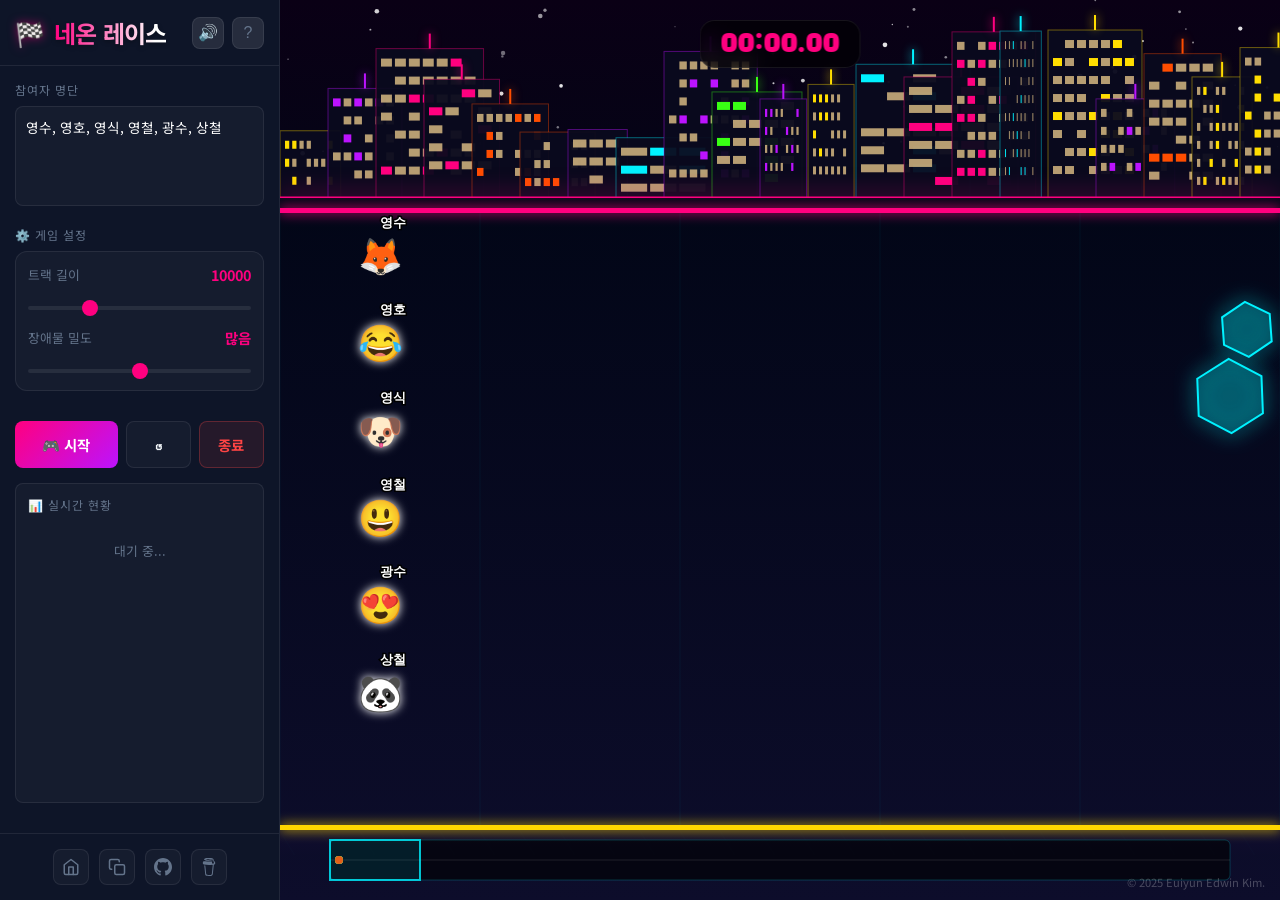
<file: index.html>
<!--
@game-meta
{
  "id": "neon-race",
  "title": "네온 레이스",
  "emoji": "🌌",
  "category": "레이싱",
  "description": "사이버펑크 도시를 가로지르는 화려한 레이싱! 아이템을 사용하여 역전 승리를 노리세요.",
  "features": ["🎁 아이템 시스템", "🧭 인터랙티브 미니맵"],
  "color": "pink",
  "badge": "NEW",
  "version": "1.7.0",
  "updated": "2025-12-25",
  "author": {
    "name": "Euiyun Edwin Kim",
    "email": "geniuskey@gmail.com",
    "github": "geniuskey"
  },
  "urls": {
    "service": "https://geniuskey.github.io/lottery/neon-race/",
    "repository": "https://github.com/geniuskey/lottery"
  },
  "license": "MIT",
  "copyright": "© 2025 Euiyun Edwin Kim. Licensed under the MIT License."
}
@end-game-meta
-->
<!DOCTYPE html>
<html lang="ko">
<head>
    <meta charset="UTF-8">
    <meta name="viewport" content="width=device-width, initial-scale=1.0, maximum-scale=1.0, user-scalable=no">

    <!-- Google tag (gtag.js) -->
    <script async src="https://www.googletagmanager.com/gtag/js?id=G-GFTNV73W8L"></script>
    <script>
      window.dataLayer = window.dataLayer || [];
      function gtag(){dataLayer.push(arguments);}
      gtag('js', new Date());
      gtag('config', 'G-GFTNV73W8L');
    </script>

    <title>네온 레이스 - 추첨 게임 포털</title>

    <!-- SEO 기본 -->
    <meta name="description" content="사이버펑크 도시를 가로지르는 화려한 레이싱! 아이템을 사용하여 역전 승리를 노리는 온라인 레이싱 추첨 게임.">
    <meta name="author" content="Euiyun Edwin Kim">
    <meta name="keywords" content="네온 레이스, 레이싱 게임, 사이버펑크, 추첨 게임, 온라인 추첨, 랜덤 선택, 레크리에이션">
    
    <!-- Open Graph -->
    <meta property="og:type" content="website">
    <meta property="og:site_name" content="추첨 게임 포털">
    <meta property="og:title" content="🌌 네온 레이스 - 실시간 레이싱 추첨">
    <meta property="og:description" content="화려한 네온 사인을 가르며 질주하세요! 아이템 박스를 획득하여 짜릿한 역전극을 만드세요.">
    <meta property="og:url" content="https://geniuskey.github.io/lottery/neon-race/">
    <meta property="og:image" content="https://geniuskey.github.io/lottery/og-image.png">
    
    <!-- Twitter Card -->
    <meta name="twitter:card" content="summary_large_image">
    <meta name="twitter:title" content="🌌 네온 레이스 - 실시간 레이싱 추첨">
    <meta name="twitter:description" content="화려한 네온 사인을 가르며 질주하세요! 아이템 박스를 획득하여 짜릿한 역전극을 만드세요.">
    <meta name="twitter:image" content="https://geniuskey.github.io/lottery/og-image.png">
    
    <!-- Canonical & Favicon -->
    <link rel="canonical" href="https://geniuskey.github.io/lottery/neon-race/">
    <link rel="icon" type="image/svg+xml"
        href="data:image/svg+xml,<svg xmlns='http://www.w3.org/2000/svg' viewBox='0 0 100 100'><text y='.9em' font-size='90'>🌌</text></svg>">
    <meta name="robots" content="index, follow">


    <link href="https://fonts.googleapis.com/css2?family=Black+Han+Sans&family=Noto+Sans+KR:wght@400;700&display=swap" rel="stylesheet">
    <style>
        :root {
            --bg-dark: #020617;
            --bg-card: rgba(15, 23, 42, 0.95);
            --glass-bg: rgba(255, 255, 255, 0.03);
            --glass-border: rgba(255, 255, 255, 0.08);
            --text-primary: #f1f5f9;
            --text-secondary: #64748b;
            --accent-pink: #ff007f;
            --accent-cyan: #00f2ff;
            --accent-purple: #bc13fe;
            --accent-gold: #ffd700;
        }

        * { margin: 0; padding: 0; box-sizing: border-box; }

        body {
            font-family: 'Noto Sans KR', sans-serif;
            background: var(--bg-dark);
            color: var(--text-primary);
            min-height: 100vh;
            overflow: hidden;
            touch-action: manipulation;
        }

        .container { display: flex; height: 100vh; width: 100%; }

        /* Sidebar */
        .sidebar {
            width: 280px; min-width: 280px;
            background: var(--bg-card);
            border-right: 1px solid var(--glass-border);
            display: flex; flex-direction: column; z-index: 10;
        }

        .sidebar-header { 
            padding: 15px; border-bottom: 1px solid var(--glass-border); flex-shrink: 0;
            display: flex; justify-content: space-between; align-items: center; gap: 10px;
        }
        .header-btns { display: flex; gap: 8px; flex-shrink: 0; }
        .logo-row { display: flex; justify-content: space-between; align-items: center; }
        .logo {
            font-family: 'Noto Sans KR', sans-serif;
            font-size: 1.5rem;
            font-weight: 700;
            display: flex;
            align-items: center;
            gap: 10px;
            white-space: nowrap;
            letter-spacing: -0.8px;
        }

        .logo .title-emoji {
            filter: drop-shadow(0 0 5px rgba(255, 0, 127, 0.5));
            -webkit-text-fill-color: initial;
            background: none;
        }

        .logo .title-text {
            /* 프리미엄 금속 광택 효과 */
            background: linear-gradient(
                to right, 
                var(--accent-pink) 0%, 
                #fff 45%, 
                #fff 55%, 
                var(--accent-pink) 100%
            );
            background-size: 200% auto;
            -webkit-background-clip: text;
            -webkit-text-fill-color: transparent;
            animation: shine 5s linear infinite;
            filter: drop-shadow(0 2px 2px rgba(0,0,0,0.3));
        }

        @keyframes shine {
            to { background-position: 200% center; }
        }

        .help-btn, .sound-btn {
            background: rgba(255, 255, 255, 0.1); border: 1px solid var(--glass-border); color: var(--text-secondary);
            width: 32px; height: 32px; border-radius: 8px; cursor: pointer; font-size: 1rem; transition: all 0.2s;
            display: flex; align-items: center; justify-content: center;
        }
        .help-btn:hover, .sound-btn:hover { background: rgba(255, 255, 255, 0.2); color: var(--text-primary); transform: translateY(-2px); }

        .sidebar-content { padding: 15px; flex: 1; display: flex; flex-direction: column; min-height: 0; overflow-y: auto; }
        .section { margin-bottom: 15px; flex-shrink: 0; }
        .section-title { font-size: 0.75rem; color: var(--text-secondary); margin-bottom: 8px; text-transform: uppercase; letter-spacing: 1px; }

        .participants-input {
            width: 100%; height: 100px; background: var(--glass-bg); border: 1px solid var(--glass-border);
            border-radius: 8px; color: #fff; padding: 10px; font-size: 0.85rem; resize: none; font-family: inherit;
        }
        .participants-input:focus { outline: none; border-color: var(--accent-pink); }

        .slider-group { margin-bottom: 12px; }
        .slider-header { display: flex; justify-content: space-between; align-items: center; margin-bottom: 6px; }
        .slider-label { font-size: 0.8rem; color: var(--text-secondary); }
        .slider-value { font-size: 0.9rem; font-weight: bold; color: var(--accent-pink); }

        input[type="range"] { width: 100%; height: 4px; border-radius: 2px; background: var(--glass-border); -webkit-appearance: none; cursor: pointer; }
        input[type="range"]::-webkit-slider-thumb { -webkit-appearance: none; width: 16px; height: 16px; border-radius: 50%; background: var(--accent-pink); cursor: pointer; }

        .btn-group { display: flex; gap: 8px; margin-top: 15px; flex-shrink: 0; }
        .btn { flex: 1; padding: 12px; border: none; border-radius: 8px; font-family: inherit; font-size: 0.9rem; font-weight: bold; cursor: pointer; transition: all 0.2s; }
        .btn-primary {
            background: linear-gradient(135deg, var(--accent-pink), var(--accent-purple));
            color: #fff;
        }

        .btn-primary:hover {
            transform: translateY(-2px);
            box-shadow: 0 5px 15px rgba(255, 0, 127, 0.3);
        }

        .btn-secondary {
            background: var(--glass-bg);
            border: 1px solid var(--glass-border);
            color: var(--text-primary);
        }

        .ranking-section {
            background: var(--glass-bg);
            border: 1px solid var(--glass-border);
            border-radius: 8px;
            padding: 12px;
            flex: 1;
            overflow-y: auto;
            min-height: 150px;
            display: flex;
            flex-direction: column;
        }
        .ranking-item { display: flex; align-items: center; padding: 8px; border-radius: 6px; margin-bottom: 4px; background: rgba(255, 255, 255, 0.02); font-size: 0.8rem; transition: all 0.3s; }
        .ranking-rank { width: 24px; font-weight: bold; color: var(--accent-cyan); }
        .ranking-name { flex: 1; white-space: nowrap; overflow: hidden; text-overflow: ellipsis; }
        .ranking-time { font-size: 0.7rem; font-family: monospace; color: var(--text-secondary); margin-left: 8px; }
        .ranking-item-icon { margin-left: 8px; font-size: 1rem; }

        .sidebar-footer { padding: 15px; border-top: 1px solid var(--glass-border); display: flex; justify-content: center; gap: 10px; flex-shrink: 0; }
        .icon-btn { width: 36px; height: 36px; border-radius: 8px; background: var(--glass-bg); border: 1px solid var(--glass-border); color: var(--text-secondary); display: flex; align-items: center; justify-content: center; cursor: pointer; transition: all 0.2s; text-decoration: none; }
        .icon-btn:hover { background: rgba(255, 255, 255, 0.1); color: var(--text-primary); transform: translateY(-2px); }

        [data-tooltip] { position: relative; }
        [data-tooltip]:hover::after {
            content: attr(data-tooltip);
            position: absolute;
            bottom: 100%;
            left: 50%;
            transform: translateX(-50%);
            padding: 5px 10px;
            background: rgba(0, 0, 0, 0.9);
            color: #fff;
            font-size: 0.7rem;
            border-radius: 4px;
            white-space: nowrap;
            margin-bottom: 5px;
        }

        .game-area { flex: 1; position: relative; background: #000; overflow: hidden; }
        #gameCanvas { width: 100%; height: 100%; display: block; cursor: crosshair; }

        .game-timer {
            position: absolute;
            top: 20px;
            left: 50%;
            transform: translateX(-50%);
            font-family: 'Black Han Sans', sans-serif;
            font-size: 1.8rem;
            color: var(--accent-pink);
            background: rgba(0, 0, 0, 0.6);
            padding: 5px 20px;
            border-radius: 15px;
            border: 1px solid var(--glass-border);
            backdrop-filter: blur(10px);
            z-index: 5;
            pointer-events: none;
        }

        .copyright { position: absolute; bottom: 10px; right: 15px; font-size: 0.7rem; color: rgba(255, 255, 255, 0.25); pointer-events: none; user-select: none; }

        .winner-overlay { 
            position: fixed; top: 0; left: 0; width: 100%; height: 100%; 
            background: rgba(0, 0, 0, 0.92); backdrop-filter: blur(10px);
            display: none; flex-direction: column; align-items: center; justify-content: flex-start; 
            padding: 40px 20px; z-index: 1000; overflow-y: auto;
        }
        .winner-overlay.show { display: flex; animation: fadeIn 0.5s ease; }
        @keyframes fadeIn { from { opacity: 0; } to { opacity: 1; } }

        .result-header { text-align: center; margin-bottom: 20px; }
        .winner-label { font-size: 1.2rem; color: var(--text-secondary); text-transform: uppercase; letter-spacing: 4px; margin-bottom: 10px; }

        .winner-title { 
            font-family: 'Black Han Sans', sans-serif; 
            font-size: 4rem; 
            color: var(--accent-pink); 
            margin-bottom: 5px; 
            text-shadow: 0 0 30px var(--accent-pink);
            animation: championGlow 2s infinite alternate, championPop 0.5s ease-out;
        }
        @keyframes championGlow {
            0% { text-shadow: 0 0 20px var(--accent-pink), 0 0 40px var(--accent-cyan); color: #fff; }
            100% { text-shadow: 0 0 50px var(--accent-purple), 0 0 80px var(--accent-pink); color: var(--accent-pink); }
        }
        @keyframes championPop {
            0% { transform: scale(0.5); opacity: 0; }
            70% { transform: scale(1.2); }
            100% { transform: scale(1); opacity: 1; }
        }

        .winner-name { 
            font-size: 2.8rem; 
            color: #fff; 
            margin-bottom: 30px; 
            animation: namePulse 1.5s infinite ease-in-out;
        }
        @keyframes namePulse {
            0%, 100% { transform: scale(1); text-shadow: 0 0 10px #fff; }
            50% { transform: scale(1.05); text-shadow: 0 0 30px var(--accent-gold); color: var(--accent-gold); }
        }

        .final-rankings {
            width: 100%; max-width: 480px;
            max-height: 45vh;
            overflow-y: auto;
            background: rgba(255, 255, 255, 0.03);
            border: 1px solid var(--glass-border);
            border-radius: 20px; padding: 20px;
            margin-bottom: 30px;
        }
        .final-rankings::-webkit-scrollbar { width: 6px; }
        .final-rankings::-webkit-scrollbar-track { background: transparent; }
        .final-rankings::-webkit-scrollbar-thumb { background: rgba(255, 255, 255, 0.15); border-radius: 10px; }
        .final-rankings::-webkit-scrollbar-thumb:hover { background: var(--accent-pink); }
        .final-rankings-title { font-size: 0.9rem; color: var(--text-secondary); text-transform: uppercase; letter-spacing: 2px; margin-bottom: 15px; text-align: center; }
        
        .final-ranking-item {
            display: flex; align-items: center; gap: 15px;
            padding: 12px 16px; border-radius: 12px; margin-bottom: 8px;
            background: rgba(255, 255, 255, 0.02);
            animation: resultSlideIn 0.4s ease forwards; opacity: 0;
        }
        @keyframes resultSlideIn { from { opacity: 0; transform: translateY(10px); } to { opacity: 1; transform: translateY(0); } }
        
        .final-ranking-item.rank-1 { background: linear-gradient(90deg, rgba(255, 215, 0, 0.15), transparent); border: 1px solid rgba(255, 215, 0, 0.3); }
        .final-ranking-item.rank-2 { background: linear-gradient(90deg, rgba(192, 192, 192, 0.1), transparent); border: 1px solid rgba(192, 192, 192, 0.2); }
        .final-ranking-item.rank-3 { background: linear-gradient(90deg, rgba(205, 127, 50, 0.1), transparent); border: 1px solid rgba(205, 127, 50, 0.2); }

        .final-position { 
            width: 32px; height: 32px; display: flex; align-items: center; justify-content: center; 
            background: rgba(255, 255, 255, 0.1); border-radius: 50%; font-weight: 700; font-size: 0.9rem;
        }
        .rank-1 .final-position { background: linear-gradient(135deg, #ffd700, #ffaa00); color: #000; box-shadow: 0 0 15px rgba(255, 215, 0, 0.4); }
        .rank-2 .final-position { background: linear-gradient(135deg, #e0e0e0, #a0a0a0); color: #000; }
        .rank-3 .final-position { background: linear-gradient(135deg, #cd7f32, #8b4513); color: #fff; }

        .final-name { flex: 1; font-weight: 600; font-size: 1.1rem; }
        .final-time { font-size: 0.85rem; color: var(--text-secondary); font-family: monospace; }

        .result-buttons { display: flex; gap: 12px; justify-content: center; width: 100%; max-width: 480px; }
        .winner-btn { flex: 1; padding: 15px; font-size: 1.1rem; border-radius: 12px; height: auto; }

        /* Confetti */
        .confetti-container { position: absolute; top: 0; left: 0; width: 100%; height: 100%; pointer-events: none; overflow: hidden; }
        .confetti { position: absolute; width: 10px; height: 10px; animation: confettiFall 3s ease-in-out forwards; }
        @keyframes confettiFall {
            0% { transform: translateY(-100%) rotate(0deg); opacity: 1; }
            100% { transform: translateY(100vh) rotate(720deg); opacity: 0; }
        }

        @media (max-width: 768px) {
            body { overflow-y: auto; height: auto; }
            .container { flex-direction: column-reverse; height: auto; }
            .sidebar { 
                width: 100%; 
                min-width: unset; 
                height: auto;
                max-height: none; 
                border-right: none; 
                border-top: 1px solid var(--glass-border); 
            }
            .sidebar-content {
                overflow-y: visible;
            }
            .game-area { 
                flex: none; 
                width: 100%;
                height: 75vh; 
                min-height: 500px; 
            }
            .ranking-section {
                min-height: 200px;
                max-height: 300px;
            }
        }

        /* Custom Scrollbar */
        ::-webkit-scrollbar { width: 6px; }
        ::-webkit-scrollbar-track { background: transparent; }
        ::-webkit-scrollbar-thumb { background: rgba(255, 255, 255, 0.1); border-radius: 10px; }
        ::-webkit-scrollbar-thumb:hover { background: var(--accent-pink); }
    </style>
</head>
<body>
    <div class="container">
        <aside class="sidebar">
        <div class="sidebar-header">
            <h1 class="logo"><span class="title-emoji">🏁</span> <span class="title-text">네온 레이스</span></h1>
            <div class="header-btns">
                <button class="sound-btn" id="soundToggle" title="소리 켜기/끄기">🔊</button>
                <button class="help-btn" id="helpBtn">?</button>
            </div>
        </div>
            <div class="sidebar-content">
                <div class="section">
                    <div class="section-title">참여자 명단</div>
                    <textarea class="participants-input" id="participants" placeholder="이름을 입력하세요 (줄바꿈 또는 쉼표)\n예: 철수, 영희*3, 민수">영수, 영호, 영식, 영철, 광수, 상철</textarea>
                </div>

                <div class="section">
                    <div class="section-title">⚙️ 게임 설정</div>
                    <div class="settings-card" style="background:var(--glass-bg); border:1px solid var(--glass-border); border-radius:12px; padding:12px;">
                        <div class="slider-group">
                            <div class="slider-header">
                                <span class="slider-label">트랙 길이</span>
                                <span class="slider-value" id="lengthValue">10000</span>
                            </div>
                            <input type="range" id="raceLengthSlider" min="3000" max="30000" step="500" value="10000">
                        </div>
                        
                        <div class="slider-group" style="margin-bottom:0;">
                            <div class="slider-header">
                                <span class="slider-label">장애물 밀도</span>
                                <span class="slider-value" id="densityValue">많음</span>
                            </div>
                            <input type="range" id="densitySlider" min="20" max="100" step="10" value="60">
                        </div>
                    </div>
                </div>
                
                <div class="section">
                    <div class="btn-group">
                        <button class="btn btn-primary" id="startBtn" style="flex: 2;">🎮 시작</button>
                        <button class="btn btn-secondary" id="resetBtn" style="flex: 1;">↺</button>
                        <button class="btn btn-secondary" id="finishBtn" style="flex: 1; background:rgba(239,68,68,0.1); border-color:rgba(239,68,68,0.3); color:#ff4444;">종료</button>
                    </div>
                </div>
                <div class="section" style="flex: 1; display: flex; flex-direction: column; min-height: 0;">
                    <div class="ranking-section">
                        <div class="section-title">📊 실시간 현황</div>
                        <div id="rankingList">
                            <div style="text-align:center; padding:20px; color:var(--text-secondary); font-size:0.8rem;">대기 중...</div>
                        </div>
                    </div>
                </div>
            </div>
            <div class="sidebar-footer">
                <a href="../" class="icon-btn" data-tooltip="추첨 포탈 홈">
                    <svg xmlns="http://www.w3.org/2000/svg" width="18" height="18" viewBox="0 0 24 24" fill="none" stroke="currentColor" stroke-width="2" stroke-linecap="round" stroke-linejoin="round"><path d="M3 9l9-7 9 7v11a2 2 0 0 1-2 2H5a2 2 0 0 1-2-2z"></path><polyline points="9 22 9 12 15 12 15 22"></polyline></svg>
                </a>
                <button class="icon-btn" id="copyResultBtn" data-tooltip="결과 복사">
                    <svg xmlns="http://www.w3.org/2000/svg" width="18" height="18" viewBox="0 0 24 24" fill="none" stroke="currentColor" stroke-width="2" stroke-linecap="round" stroke-linejoin="round"><rect x="9" y="9" width="13" height="13" rx="2" ry="2"></rect><path d="M5 15H4a2 2 0 0 1-2-2V4a2 2 0 0 1 2-2h9a2 2 0 0 1 2 2v1"></path></svg>
                </button>
                <a href="https://github.com/geniuskey/lottery" target="_blank" class="icon-btn" data-tooltip="GitHub 저장소">
                    <svg xmlns="http://www.w3.org/2000/svg" width="18" height="18" viewBox="0 0 24 24" fill="currentColor"><path d="M12 0c-6.626 0-12 5.373-12 12 0 5.302 3.438 9.8 8.207 11.387.599.111.793-.261.793-.577v-2.234c-3.338.726-4.033-1.416-4.033-1.416-.546-1.387-1.333-1.756-1.333-1.756-1.089-.745.083-.729.083-.729 1.205.084 1.839 1.237 1.839 1.237 1.07 1.834 2.807 1.304 3.492.997.107-.775.418-1.305.762-1.604-2.665-.305-5.467-1.334-5.467-5.931 0-1.311.469-2.381 1.236-3.221-.124-.303-.535-1.524.117-3.176 0 0 1.008-.322 3.301 1.23.957-.266 1.983-.399 3.003-.404 1.02.005 2.047.138 3.006.404 2.291-1.552 3.297-1.23 3.297-1.23.653 1.653.242 2.874.118 3.176.77.84 1.235 1.911 1.235 3.221 0 4.609-2.807 5.624-5.479 5.921.43.372.823 1.102.823 2.222v3.293c0 .319.192.694.801.576 4.765-1.589 8.199-6.086 8.199-11.386 0-6.627-5.373-12-12-12z"></path></svg>
                </a>
                <a href="https://buymeacoffee.com/euiyun" target="_blank" class="icon-btn" data-tooltip="커피 사주기 ☕">
                    <svg xmlns="http://www.w3.org/2000/svg" width="18" height="18" viewBox="0 0 24 24" fill="currentColor"><path d="M20.216 6.415l-.132-.666c-.119-.598-.388-1.163-1.001-1.379-.197-.069-.42-.098-.57-.241-.152-.143-.196-.366-.231-.572-.065-.378-.125-.756-.192-1.133-.057-.325-.102-.69-.25-.987-.195-.4-.597-.634-.996-.788a5.723 5.723 0 00-.626-.194c-1-.263-2.05-.36-3.077-.416a25.834 25.834 0 00-3.7.062c-.915.083-1.88.184-2.75.5-.318.116-.646.256-.888.501-.297.302-.393.77-.177 1.146.154.267.415.456.692.58.36.162.737.284 1.123.366 1.075.238 2.189.331 3.287.37 1.218.05 2.437.01 3.65-.118.299-.033.598-.073.896-.119.352-.054.578-.513.474-.834-.124-.383-.457-.531-.834-.473-.466.074-.96.108-1.382.146-1.177.08-2.358.082-3.536.006a22.228 22.228 0 01-1.157-.107c-.086-.01-.18-.025-.258-.036-.243-.036-.484-.08-.724-.13-.111-.027-.111-.185 0-.212h.005c.277-.06.557-.108.838-.147h.002c.131-.009.263-.032.394-.048a25.076 25.076 0 013.426-.12c.674.019 1.347.067 2.017.144l.228.031c.267.04.533.088.798.145.392.085.895.113 1.07.542.055.137.08.288.111.431l.319 1.484a.237.237 0 01-.199.284h-.003c-.037.006-.075.01-.112.015a36.704 36.704 0 01-4.743.295 37.059 37.059 0 01-4.699-.304c-.14-.017-.293-.042-.417-.06-.326-.048-.649-.108-.973-.161-.393-.065-.768-.032-1.123.161-.29.16-.527.404-.675.701-.154.316-.199.66-.267 1-.069.34-.176.707-.135 1.056.087.753.613 1.365 1.37 1.502a39.69 39.69 0 0011.343.376.483.483 0 01.535.53l-.071.697-1.018 9.907c-.041.41-.047.832-.125 1.237-.122.637-.553 1.028-1.182 1.171-.577.131-1.165.2-1.756.205-.656.004-1.31-.025-1.966-.022-.699.004-1.556-.06-2.095-.58-.475-.458-.54-1.174-.605-1.793l-.731-7.013-.322-3.094c-.037-.351-.286-.695-.678-.678-.336.015-.718.3-.678.679l.228 2.185.949 9.112c.147 1.344 1.174 2.068 2.446 2.272.742.12 1.503.144 2.257.156.966.016 1.942.053 2.892-.122 1.408-.258 2.465-1.198 2.616-2.657.34-3.332.683-6.663 1.024-9.995l.215-2.087a.484.484 0 01.39-.426c.402-.078.787-.212 1.074-.518.455-.488.546-1.124.385-1.766zm-1.478.772c-.145.137-.363.201-.578.232-.215.03-.437.03-.653.03h-.002c-.215 0-.438 0-.653-.03-.215-.032-.433-.095-.578-.232-.145-.138-.21-.364-.243-.579-.034-.215-.034-.438-.034-.653v-.002c0-.215 0-.438.034-.653.034-.215.1-.441-.243-.579.145-.138.363-.201.578-.232.215-.03.438-.03.653-.03.215 0 .438 0 .653.03.215.032.433.095.578.232.145.138.21.364.243.579.034.215.034.438.034.653v.002c0 .215 0 .438-.034.653-.034.215-.1.441-.243.579z"></path></svg>
                </a>
            </div>
        </aside>
        <main class="game-area">
            <div class="game-timer" id="gameTimer">00:00.00</div>
            <canvas id="gameCanvas"></canvas>
            <div class="copyright">© 2025 Euiyun Edwin Kim.</div>
        </main>
    </div>

    <div class="winner-overlay" id="winnerOverlay">
        <div class="confetti-container" id="confettiContainer"></div>
        <div class="result-header">
            <div class="winner-label">🏆 CHAMPION</div>
            <div class="winner-title" id="winnerTitle">NEON RACE</div>
            <div class="winner-name" id="winnerName">-</div>
        </div>
        <div class="final-rankings">
            <div class="final-rankings-title">🏁 최종 순위</div>
            <div id="finalRankingList"></div>
        </div>
        <div class="result-buttons">
            <button class="btn btn-secondary winner-btn" id="copyResultOverlayBtn">📋 결과 복사</button>
            <button class="btn btn-primary winner-btn" id="restartBtn">확인</button>
        </div>
    </div>

    <canvas id="celebCanvas" style="position:fixed; top:0; left:0; width:100%; height:100%; z-index:1100; pointer-events:none;"></canvas>

    <script>
        class SoundManager {
            constructor() {
                this.ctx = null;
                this.enabled = true;
                this.setupToggleButton();
            }

            setupToggleButton() {
                const btn = document.getElementById('soundToggle');
                if (btn) {
                    btn.onclick = () => {
                        this.enabled = !this.enabled;
                        btn.textContent = this.enabled ? '🔊' : '🔇';
                        if (this.enabled && this.ctx && this.ctx.state === 'suspended') {
                            this.ctx.resume();
                        }
                    };
                }
            }

            init() {
                if (this.ctx) return;
                this.ctx = new (window.AudioContext || window.webkitAudioContext)();
            }

            // 부드러운 볼륨 조절을 위한 유틸리티
            createGain(val = 0.1) {
                const gain = this.ctx.createGain();
                gain.gain.setValueAtTime(val, this.ctx.currentTime);
                gain.connect(this.ctx.destination);
                return gain;
            }

            playBoost() {
                if (!this.enabled) return;
                this.init();
                if (!this.ctx) return;
                const osc = this.ctx.createOscillator();
                const gain = this.createGain(0.05);
                osc.type = 'sawtooth';
                osc.frequency.setValueAtTime(200, this.ctx.currentTime);
                osc.frequency.exponentialRampToValueAtTime(800, this.ctx.currentTime + 0.3);
                gain.gain.exponentialRampToValueAtTime(0.01, this.ctx.currentTime + 0.3);
                osc.connect(gain);
                osc.start();
                osc.stop(this.ctx.currentTime + 0.3);
            }

            playHit() {
                if (!this.enabled) return;
                this.init();
                if (!this.ctx) return;
                const osc = this.ctx.createOscillator();
                const gain = this.createGain(0.1);
                osc.type = 'square';
                osc.frequency.setValueAtTime(150, this.ctx.currentTime);
                osc.frequency.linearRampToValueAtTime(40, this.ctx.currentTime + 0.1);
                gain.gain.linearRampToValueAtTime(0.01, this.ctx.currentTime + 0.1);
                osc.connect(gain);
                osc.start();
                osc.stop(this.ctx.currentTime + 0.1);
            }

            playCollect() {
                if (!this.enabled) return;
                this.init();
                if (!this.ctx) return;
                const osc = this.ctx.createOscillator();
                const gain = this.createGain(0.05);
                osc.type = 'sine';
                osc.frequency.setValueAtTime(523.25, this.ctx.currentTime); // C5
                osc.frequency.exponentialRampToValueAtTime(1046.5, this.ctx.currentTime + 0.1);
                gain.gain.exponentialRampToValueAtTime(0.01, this.ctx.currentTime + 0.2);
                osc.connect(gain);
                osc.start();
                osc.stop(this.ctx.currentTime + 0.2);
            }

            playItemUse(type) {
                if (!this.enabled) return;
                this.init();
                if (!this.ctx) return;
                const osc = this.ctx.createOscillator();
                const gain = this.createGain(0.08);
                if (type === 'lightning') {
                    osc.type = 'triangle';
                    osc.frequency.setValueAtTime(1000, this.ctx.currentTime);
                    osc.frequency.exponentialRampToValueAtTime(10, this.ctx.currentTime + 0.5);
                } else {
                    osc.type = 'sine';
                    osc.frequency.setValueAtTime(440, this.ctx.currentTime);
                    osc.frequency.exponentialRampToValueAtTime(880, this.ctx.currentTime + 0.2);
                }
                gain.gain.exponentialRampToValueAtTime(0.01, this.ctx.currentTime + 0.5);
                osc.connect(gain);
                osc.start();
                osc.stop(this.ctx.currentTime + 0.5);
            }

            playWin() {
                if (!this.enabled) return;
                this.init();
                if (!this.ctx) return;
                [523.25, 659.25, 783.99, 1046.5].forEach((f, i) => {
                    const osc = this.ctx.createOscillator();
                    const gain = this.createGain(0.03);
                    osc.frequency.setValueAtTime(f, this.ctx.currentTime + i * 0.1);
                    gain.gain.setValueAtTime(0, this.ctx.currentTime);
                    gain.gain.linearRampToValueAtTime(0.03, this.ctx.currentTime + i * 0.1 + 0.05);
                    gain.gain.exponentialRampToValueAtTime(0.01, this.ctx.currentTime + 1.0);
                    osc.connect(gain);
                    osc.start(this.ctx.currentTime + i * 0.1);
                    osc.stop(this.ctx.currentTime + 1.5);
                });
            }
        }

        class NeonRace {
            constructor(canvas) {
                this.canvas = canvas;
                this.ctx = canvas.getContext('2d');
                this.celebCanvas = document.getElementById('celebCanvas');
                this.celebCtx = this.celebCanvas.getContext('2d');
                
                this.sound = new SoundManager();
                this.isRunning = false;
                this.isCelebrating = false; // 축하 상태 플래그
                this.players = [];
                this.obstacles = [];
                this.itemBoxes = [];
                this.particles = [];
                this.cameraX = 0;
                this.raceLength = 10000;
                this.obstacleDensity = 60;
                this.lastUpdate = 0;
                this.gameStartTime = 0;
                this.shake = 0;
                
                // 미니맵 관련
                this.isDraggingMinimap = false;
                this.isAutoTracking = true;
                this.minimapRect = { x: 0, y: 0, w: 0, h: 40 };
                this.lastResultText = ""; // 마지막 결과 저장용

                this.emojis = [
                    '😀','😃','😄','😁','😆','😅','😂','🤣','😉','😊','😇','😍','🤩','😘','😗','😚','😋','😛','😜','🤪','😝','🤑','🤗','🤭','🤫','🤔',
                    '🐶','🐱','🐭','🐹','🐰','🦊','🐻','🐼','🐻‍❄️','🐨','🐯','🦁','🐮','🐷','🐵','🐔','🐧','🐦','🐤','🐣','🦉','🐺'
                ];
                this.colors = ['#ff007f', '#00f2ff', '#bc13fe', '#ffdd00', '#39ff14', '#ff4d00'];

                // Background elements
                this.stars = [];
                this.buildings = [];
                this.gridOffset = 0;
                this.initBackground();
                this.items = [
                    { id: 'nitro', icon: '🚀', chance: 0.4 },
                    { id: 'shield', icon: '🛡️', chance: 0.3 },
                    { id: 'ghost', icon: '👻', chance: 0.2 },
                    { id: 'lightning', icon: '🌩️', chance: 0.1 }
                ];
                
                this.setupCanvas();
                this.bindEvents();
            }

            setupCanvas() {
                const wrapper = this.canvas.parentElement;
                this.canvas.width = wrapper.clientWidth;
                this.canvas.height = wrapper.clientHeight;

                // 축하용 캔버스 크기 (전체 화면)
                this.celebCanvas.width = window.innerWidth;
                this.celebCanvas.height = window.innerHeight;

                const padding = 50;
                this.minimapRect = {
                    x: padding, y: this.canvas.height - 60,
                    w: this.canvas.width - padding * 2, h: 40
                };

                // Reinitialize background on resize
                this.initBackground();
            }

            initBackground() {
                // Generate stars
                this.stars = [];
                for (let i = 0; i < 60; i++) {
                    this.stars.push({
                        x: Math.random() * this.canvas.width,
                        y: Math.random() * (this.canvas.height * 0.18),
                        size: Math.random() * 2 + 0.5,
                        brightness: Math.random(),
                        twinkleSpeed: 0.02 + Math.random() * 0.03
                    });
                }

                // Generate buildings for cityscape
                this.buildings = [];
                const buildingCount = 25;
                for (let i = 0; i < buildingCount; i++) {
                    const baseWidth = 40 + Math.random() * 80;
                    const height = 50 + Math.random() * 120;
                    const windowCols = Math.floor(Math.random() * 6) + 3;
                    const windowRows = Math.floor(height / 20);

                    // 창문 상태를 미리 생성 (켜짐/꺼짐)
                    const windowStates = [];
                    for (let row = 0; row < windowRows; row++) {
                        windowStates[row] = [];
                        for (let col = 0; col < windowCols; col++) {
                            windowStates[row][col] = {
                                on: Math.random() > 0.3,
                                nextToggle: Math.random() * 300 + 100, // 100-400 프레임 후 토글
                                color: Math.random() > 0.7 ? 'neon' : 'warm'
                            };
                        }
                    }

                    this.buildings.push({
                        x: (i / buildingCount) * this.canvas.width * 1.2,
                        width: baseWidth,
                        height: height,
                        color: this.colors[Math.floor(Math.random() * this.colors.length)],
                        windowCols: windowCols,
                        windowRows: windowRows,
                        windowStates: windowStates,
                        parallax: 0.1 + Math.random() * 0.2
                    });
                }

                this.frameCount = 0;
            }

            bindEvents() {
                window.addEventListener('resize', () => { this.setupCanvas(); this.draw(); });
                const handlePointer = (e) => {
                    const rect = this.canvas.getBoundingClientRect();
                    const x = e.clientX - rect.left;
                    const y = e.clientY - rect.top;
                    if (y >= this.minimapRect.y && y <= this.minimapRect.y + this.minimapRect.h &&
                        x >= this.minimapRect.x && x <= this.minimapRect.x + this.minimapRect.w) {
                        this.isDraggingMinimap = true;
                        this.isAutoTracking = false;
                        const pct = (x - this.minimapRect.x) / this.minimapRect.w;
                        this.cameraX = pct * this.raceLength - this.canvas.width / 2;
                        this.clampCamera();
                        this.draw();
                    }
                };
                this.canvas.addEventListener('pointerdown', handlePointer);
                this.canvas.addEventListener('pointermove', (e) => { if (this.isDraggingMinimap) handlePointer(e); });
                window.addEventListener('pointerup', () => { this.isDraggingMinimap = false; });
            }

            clampCamera() {
                const maxCamX = this.raceLength - this.canvas.width * 0.85;
                this.cameraX = Math.max(0, Math.min(this.cameraX, maxCamX));
            }

            prepare(names, raceLength, density, shouldShuffle = false) {
                this.isRunning = false; // 게임 중단 상태로 설정
                this.isCelebrating = false; // 축하 애니메이션 중단
                this.raceLength = raceLength;
                this.obstacleDensity = density;

                // 트랙 영역 계산 (빌딩 라인 아래)
                const trackTop = this.canvas.height * 0.22 + 15; // 빌딩 라인 + 여유
                const trackBottom = this.canvas.height - 75; // 미니맵 위
                const trackHeight = trackBottom - trackTop;
                const laneHeight = trackHeight / (names.length + 1);

                // 순서 셔플 로직
                const displayNames = shouldShuffle ? [...names].sort(() => Math.random() - 0.5) : names;

                this.players = displayNames.map((name, i) => ({
                    name,
                    emoji: this.emojis[Math.floor(Math.random() * this.emojis.length)],
                    color: this.colors[i % this.colors.length],
                    x: 100, y: trackTop + laneHeight * (i + 0.5),
                    baseY: trackTop + laneHeight * (i + 0.5),
                    vx: 0, vy: 0,
                    speed: 4 + Math.random() * 3,
                    accel: 0.15 + Math.random() * 0.15,
                    trail: [], finished: false, finishTime: 0, rank: 0,
                    collisionTimer: 0, item: null, itemTimer: 0,
                    isGhost: false, hasShield: false,
                    trackTop: trackTop,
                    trackBottom: trackBottom
                }));

                this.obstacles = [];
                const obstacleCount = Math.floor(density * (raceLength / 6000) * 0.8);
                const yBucketSize = trackHeight / obstacleCount;
                for (let i = 0; i < obstacleCount; i++) {
                    this.obstacles.push({
                        x: 800 + Math.random() * (this.raceLength - 1500),
                        y: trackTop + (i * yBucketSize) + Math.random() * yBucketSize,
                        type: Math.random() > 0.6 ? 'boost' : 'slow',
                        size: 50 + Math.random() * 30,
                        angle: Math.random() * Math.PI * 2,
                        rotSpeed: (0.02 + Math.random() * 0.05) * (Math.random() > 0.5 ? 1 : -1)
                    });
                }

                this.itemBoxes = [];
                const boxCount = Math.floor(raceLength / 1200);
                for (let i = 0; i < boxCount; i++) {
                    this.itemBoxes.push({
                        x: 1500 + (i * 1200) + (Math.random() * 400),
                        y: trackTop + Math.random() * trackHeight,
                        size: 40, angle: 0, active: true
                    });
                }

                // 트랙 영역 저장
                this.trackTop = trackTop;
                this.trackBottom = trackBottom;

                this.particles = [];
                const confettiContainer = document.getElementById('confettiContainer');
                if (confettiContainer) confettiContainer.innerHTML = '';
                
                this.cameraX = 0;
                this.isAutoTracking = true;
                this.shake = 0;
                this.gameStartTime = 0;
                document.getElementById('gameTimer').textContent = '00:00.00';
                this.draw();
            }

            start() {
                if (this.players.length === 0) return;
                this.sound.init();
                this.isRunning = true;
                this.gameStartTime = performance.now();
                this.lastUpdate = performance.now();
                requestAnimationFrame((ts) => this.animate(ts));
            }

            addParticles(x, y, color, count = 10) {
                // 성능 최적화: 최대 파티클 수 제한
                if (this.particles.length > 400) return;
                
                for (let i = 0; i < count; i++) {
                    this.particles.push({
                        x, y, vx: (Math.random() - 0.5) * 15, vy: (Math.random() - 0.5) * 15,
                        life: 1.0, size: Math.random() * 4 + 2, color
                    });
                }
            }

            useItem(p) {
                if (!p.item) return;
                const item = p.item;
                p.item = null;
                this.sound.playItemUse(item.id);
                if (item.id === 'nitro') { p.vx += 30; this.addParticles(p.x, p.y, p.color, 20); }
                else if (item.id === 'shield') { p.hasShield = true; p.itemTimer = 180; }
                else if (item.id === 'ghost') { p.isGhost = true; p.itemTimer = 120; p.vx += 15; }
                else if (item.id === 'lightning') {
                    this.shake = 15;
                    this.players.forEach(other => {
                        if (other !== p && !other.hasShield) { other.vx -= 15; this.addParticles(other.x, other.y, '#ffd700', 10); }
                    });
                }
                this.updateRankingUI();
            }

            forceFinish() {
                if (!this.isRunning) return;
                const now = performance.now();
                const remaining = this.players.filter(p => !p.finished);
                // 거리순으로 정렬하여 완주 처리
                remaining.sort((a, b) => b.x - a.x);
                remaining.forEach((p, i) => {
                    p.finished = true;
                    p.trail = [];
                    p.finishTime = now + i; // 아주 작은 차이를 두어 순위 유지
                });
                this.updateRankingUI();
                this.endGame();
            }

            update(dt) {
                const dtScale = dt * 60;
                this.shake *= 0.9;

                // 파티클 업데이트 (게임 중단 중에도 실행되어야 폭죽이 보임)
                this.particles.forEach(part => { 
                    part.x += part.vx; 
                    part.y += part.vy; 
                    part.life -= 0.02; 
                });
                this.particles = this.particles.filter(part => part.life > 0);

                if (!this.isRunning) return;

                const elapsed = (performance.now() - this.gameStartTime) / 1000;
                const m = Math.floor(elapsed / 60).toString().padStart(2, '0');
                const s = Math.floor(elapsed % 60).toString().padStart(2, '0');
                const ms = Math.floor((elapsed % 1) * 100).toString().padStart(2, '0');
                document.getElementById('gameTimer').textContent = `${m}:${s}.${ms}`;

                this.obstacles.forEach(obs => { obs.angle += obs.rotSpeed * dtScale; });
                this.itemBoxes.forEach(box => { box.angle += 0.05 * dtScale; });

                this.players.forEach(p => {
                    if (p.finished) {
                        const friction = Math.pow(0.9, dtScale);
                        p.vx *= friction; p.vy *= friction;
                        p.x += p.vx * dtScale; p.y += p.vy * dtScale;
                        const stopLimit = this.raceLength + 100;
                        if (p.x > stopLimit) p.x = stopLimit;
                        return;
                    }

                    if (p.itemTimer > 0) { p.itemTimer -= dtScale; if (p.itemTimer <= 0) { p.isGhost = false; p.hasShield = false; } }
                    if (p.item && Math.random() < 0.01) this.useItem(p);

                    // --- 역전 드라마를 위한 동적 물리 로직 ---
                    // 현재 순위 계산 (물리용)
                    const sortedForPhysics = [...this.players].sort((a, b) => b.x - a.x);
                    const myRank = sortedForPhysics.indexOf(p) + 1;
                    const totalPlayers = this.players.length;

                    // 1. 후미 그룹 추격 가속 (Catch-up)
                    // 뒤에 있을수록 가속도 보너스 부여 (최대 1.5배)
                    const catchUpBonus = 1 + ((myRank - 1) / totalPlayers) * 0.5;
                    
                    // 2. 선두 공기 저항 (Air Resistance)
                    // 1등이 2등과 거리가 800px 이상 벌어지면 속도 미세 감속
                    let resistance = 1.0;
                    if (myRank === 1 && totalPlayers > 1) {
                        const distToSecond = p.x - sortedForPhysics[1].x;
                        if (distToSecond > 800) resistance = 0.985;
                    }

                    p.vy *= Math.pow(0.92, dtScale);
                    p.vx += p.accel * dtScale * catchUpBonus;
                    p.vx *= Math.pow(0.97, dtScale) * resistance;
                    p.x += (p.speed + p.vx) * dtScale;
                    p.y += p.vy * dtScale;
                    // ---------------------------------------

                    // 탄성 높은 Bar 충돌 (트랙 상하 경계)
                    const bounceMargin = 18; // 캐릭터 반경
                    const topBound = p.trackTop + bounceMargin;
                    const bottomBound = p.trackBottom - bounceMargin;

                    if (p.y < topBound) {
                        p.y = topBound;
                        p.vy = Math.abs(p.vy) + 12; // 탕! 하고 튕김
                        this.addParticles(p.x, p.y, '#ff007f', 5);
                    }
                    if (p.y > bottomBound) {
                        p.y = bottomBound;
                        p.vy = -(Math.abs(p.vy) + 12); // 탕! 하고 튕김
                        this.addParticles(p.x, p.y, '#ffd700', 5);
                    }

                    if (p.collisionTimer > 0) p.collisionTimer -= dtScale;
                    if (!p.isGhost) {
                        p.trail.push({x: p.x, y: p.y});
                        if (p.trail.length > 25) p.trail.shift();
                    }

                    this.itemBoxes.forEach(box => {
                        if (box.active && Math.abs(p.x - box.x) < 40 && Math.abs(p.y - box.y) < 40) {
                            box.active = false;
                            this.sound.playCollect();
                            if (!p.item) {
                                // 순위에 따른 차등 아이템 획득 로직
                                const sortedForItems = [...this.players].sort((a, b) => b.x - a.x);
                                const rank = sortedForItems.indexOf(p) + 1;
                                const total = this.players.length;
                                
                                let itemPool = [];
                                if (rank === 1) {
                                    // 1등: 주로 쉴드, 가끔 부스트
                                    itemPool = ['shield', 'shield', 'shield', 'nitro'];
                                } else if (rank <= total / 2) {
                                    // 중위권: 골고루
                                    itemPool = ['nitro', 'nitro', 'shield', 'ghost', 'lightning'];
                                } else {
                                    // 하위권: 강력한 역전 아이템 (니트로, 번개)
                                    itemPool = ['nitro', 'nitro', 'nitro', 'lightning', 'lightning', 'ghost'];
                                }
                                
                                const selectedId = itemPool[Math.floor(Math.random() * itemPool.length)];
                                p.item = this.items.find(it => it.id === selectedId);
                                this.updateRankingUI();
                            }
                        }
                    });

                    this.obstacles.forEach(obs => {
                        const dx = p.x - obs.x; const dy = p.y - obs.y; const dist = Math.sqrt(dx*dx + dy*dy);
                        if (dist < obs.size / 2 && p.collisionTimer <= 0 && !p.isGhost) {
                            const nx = dx / dist; const ny = dy / dist; const tx = -ny; const ty = nx;
                            const surfaceSpeed = (obs.size / 2) * obs.rotSpeed * 15;
                            if (obs.type === 'boost') { p.vx += nx * 15 + tx * surfaceSpeed; p.vy += ny * 15 + ty * surfaceSpeed; this.addParticles(p.x, p.y, '#00f2ff', 8); this.sound.playBoost(); }
                            else if (!p.hasShield) {
                                p.vx = nx * 5 + tx * surfaceSpeed * 0.5;
                                const vDir = Math.abs(ny) < 0.1 ? (Math.random() > 0.5 ? 1 : -1) : Math.sign(ny);
                                p.vy = vDir * Math.max(Math.abs(ny * 25), 18) + ty * surfaceSpeed;
                                this.addParticles(p.x, p.y, '#ff4444', 5);
                                this.sound.playHit();
                            }
                            p.collisionTimer = 15;
                        }
                    });

                    if (p.x >= this.raceLength) {
                        p.finished = true; p.trail = []; p.finishTime = performance.now();
                        p.rank = this.players.filter(pl => pl.finished).length;
                        this.addParticles(p.x, p.y, p.color, 30);
                        this.sound.playWin(); // Individual finish sound
                        this.updateRankingUI();
                    }
                });

                // 참여자 간 충돌 처리
                for (let i = 0; i < this.players.length; i++) {
                    const p1 = this.players[i];
                    if (p1.finished) continue;

                    for (let j = i + 1; j < this.players.length; j++) {
                        const p2 = this.players[j];
                        if (p2.finished) continue;

                        const dx = p2.x - p1.x;
                        const dy = p2.y - p1.y;
                        const dist = Math.sqrt(dx * dx + dy * dy);
                        const minDist = 35; // 충돌 거리

                        if (dist < minDist && dist > 0) {
                            // 충돌! 서로 밀어내기
                            const nx = dx / dist;
                            const ny = dy / dist;
                            const overlap = minDist - dist;

                            // 위치 보정
                            p1.x -= nx * overlap * 0.5;
                            p1.y -= ny * overlap * 0.5;
                            p2.x += nx * overlap * 0.5;
                            p2.y += ny * overlap * 0.5;

                            // 속도 교환 (탄성 충돌)
                            const relVx = p1.vx - p2.vx;
                            const relVy = p1.vy - p2.vy;
                            const impactSpeed = relVx * nx + relVy * ny;

                            if (impactSpeed > 0) {
                                const bounce = 0.8;
                                p1.vx -= impactSpeed * nx * bounce;
                                p1.vy -= impactSpeed * ny * bounce + (Math.random() - 0.5) * 8;
                                p2.vx += impactSpeed * nx * bounce;
                                p2.vy += impactSpeed * ny * bounce + (Math.random() - 0.5) * 8;

                                // 파티클 이펙트
                                const midX = (p1.x + p2.x) / 2;
                                const midY = (p1.y + p2.y) / 2;
                                this.addParticles(midX, midY, '#ffffff', 5);
                            }
                        }
                    }
                }

                if (this.isAutoTracking && !this.isDraggingMinimap) {
                    const activePlayers = this.players.filter(p => !p.finished);
                    if (activePlayers.length > 0) {
                        const maxX = Math.max(...activePlayers.map(p => p.x));
                        let targetCameraX = Math.max(0, maxX - this.canvas.width * 0.35);
                        this.cameraX += (targetCameraX - this.cameraX) * 0.1;
                        this.clampCamera();
                    }
                }

                // 매 프레임 랭킹 UI 업데이트 (진행 % 실시간 반영)
                this.updateRankingUI();

                if (this.players.every(p => p.finished)) { setTimeout(() => this.endGame(), 2500); }
            }

            updateRankingUI() {
                const finished = this.players.filter(p => p.finished).sort((a, b) => a.finishTime - b.finishTime);
                const racing = this.players.filter(p => !p.finished).sort((a, b) => b.x - a.x);
                
                const list = document.getElementById('rankingList');
                let html = "";

                const getMedal = (rank) => {
                    if (rank === 1) return "🥇 ";
                    if (rank === 2) return "🥈 ";
                    if (rank === 3) return "🥉 ";
                    return "";
                };

                // 완주자 목록
                finished.forEach((p, i) => {
                    const rank = i + 1;
                    const time = (p.finishTime - this.gameStartTime) / 1000;
                    html += `
                        <div class="ranking-item" style="border-left: 3px solid ${p.color}">
                            <span class="ranking-rank">${rank}</span>
                            <span class="ranking-name">${p.emoji} ${p.name} ${p.item ? `<span class="ranking-item-icon">${p.item.icon}</span>` : ''}</span>
                            <span class="ranking-time">${getMedal(rank)}${time.toFixed(2)}s</span>
                        </div>
                    `;
                });

                // 구분선 (레이싱 중인 사람이 있을 때만)
                if (racing.length > 0) {
                    if (finished.length > 0) {
                        html += `<div style="text-align:center; font-size:0.65rem; color:var(--text-secondary); margin: 10px 0; letter-spacing:1px;">— 레이싱 중 —</div>`;
                    }
                    
                    racing.forEach((p, i) => {
                        const rank = finished.length + i + 1;
                        const progress = Math.floor((p.x / this.raceLength) * 100);
                        html += `
                            <div class="ranking-item" style="border-left: 3px solid ${p.color}; opacity: 0.85;">
                                <span class="ranking-rank">${rank}</span>
                                <span class="ranking-name">${p.emoji} ${p.name} ${p.item ? `<span class="ranking-item-icon">${p.item.icon}</span>` : ''}</span>
                                <span class="ranking-time">${progress}%</span>
                            </div>
                        `;
                    });
                }

                list.innerHTML = html || `<div style="text-align:center; padding:20px; color:var(--text-secondary); font-size:0.8rem;">대기 중...</div>`;
            }

            createConfetti() {
                const container = document.getElementById('confettiContainer');
                const colors = ['#ff007f', '#00f2ff', '#bc13fe', '#ffd700', '#39ff14'];
                // 성능 최적화: 컨페티 수 감소 (100 -> 50)
                for (let i = 0; i < 50; i++) {
                    const confetti = document.createElement('div');
                    confetti.className = 'confetti';
                    confetti.style.left = Math.random() * 100 + 'vw';
                    confetti.style.backgroundColor = colors[Math.floor(Math.random() * colors.length)];
                    confetti.style.width = Math.random() * 8 + 5 + 'px';
                    confetti.style.height = confetti.style.width;
                    confetti.style.animationDelay = Math.random() * 2 + 's';
                    confetti.style.animationDuration = Math.random() * 2 + 2 + 's';
                    container.appendChild(confetti);
                    setTimeout(() => confetti.remove(), 4000);
                }
            }

            endGame() {
                if (!this.isRunning) return;
                this.isRunning = false;
                this.isCelebrating = true; 
                
                const sorted = [...this.players].sort((a, b) => {
                    if (a.finished && b.finished) return a.finishTime - b.finishTime;
                    if (a.finished) return -1;
                    if (b.finished) return 1;
                    return b.x - a.x;
                });
                
                const winner = sorted[0];
                document.getElementById('winnerName').textContent = `${winner.emoji} ${winner.name}`;
                
                // 최종 순위 리스트 생성
                const finalRankingList = document.getElementById('finalRankingList');
                finalRankingList.innerHTML = sorted.map((p, i) => {
                    const rank = i + 1;
                    const medal = (rank === 1) ? "🥇 " : (rank === 2) ? "🥈 " : (rank === 3) ? "🥉 " : "";
                    const timeText = p.finished ? `${medal}${((p.finishTime - this.gameStartTime) / 1000).toFixed(2)}s` : `${Math.floor((p.x / this.raceLength) * 100)}%`;
                    return `
                        <div class="final-ranking-item rank-${rank}" style="animation-delay: ${i * 0.1}s">
                            <span class="final-position">${rank}</span>
                            <span class="final-name">${p.emoji} ${p.name}</span>
                            <span class="final-time">${timeText}</span>
                        </div>
                    `;
                }).join('');

                document.getElementById('winnerOverlay').classList.add('show');
                document.getElementById('confettiContainer').innerHTML = '';
                this.createConfetti();
                
                // 마지막 결과 텍스트 저장
                this.lastResultText = this.getResultText();

                // 축하 폭죽 연출 (성능 최적화 버전)
                let count = 0;
                const winEmojis = ['🏆', '✨', '🎉', '🌟', '👑'];
                const firework = () => {
                    if (!this.isCelebrating || count > 12) { 
                        this.isCelebrating = false; 
                        return;
                    }
                    const x = Math.random() * this.celebCanvas.width;
                    const y = Math.random() * this.celebCanvas.height;
                    const color = this.colors[Math.floor(Math.random() * this.colors.length)];
                    
                    this.addParticles(x, y, color, 25); // 파티클 수 감소 (50 -> 25)
                    
                    for(let i=0; i<3; i++) { // 이모지 수 감소 (5 -> 3)
                        this.particles.push({
                            x, y, 
                            vx: (Math.random() - 0.5) * 15, 
                            vy: (Math.random() - 0.5) * 15,
                            life: 1.2, 
                            size: 20, 
                            color: '#fff',
                            text: winEmojis[Math.floor(Math.random() * winEmojis.length)]
                        });
                    }

                    this.shake = 10; // 흔들림 강도 완화
                    count++;
                    setTimeout(firework, 400 + Math.random() * 400); // 간격 증가
                };
                firework();
            }

            draw() {
                const ctx = this.ctx; const w = this.canvas.width; const h = this.canvas.height;
                const cctx = this.celebCtx;

                // 메인 게임 캔버스 초기화 - 그라데이션 배경
                const bgGrad = ctx.createLinearGradient(0, 0, 0, h);
                bgGrad.addColorStop(0, '#0a0015');
                bgGrad.addColorStop(0.3, '#020617');
                bgGrad.addColorStop(1, '#0d0d2b');
                ctx.fillStyle = bgGrad;
                ctx.fillRect(0, 0, w, h);

                // 축하용 캔버스 초기화
                cctx.clearRect(0, 0, this.celebCanvas.width, this.celebCanvas.height);

                // ===== 배경 요소 그리기 =====
                // 1. 별 그리기
                this.stars.forEach(star => {
                    star.brightness += star.twinkleSpeed;
                    const alpha = 0.3 + Math.abs(Math.sin(star.brightness)) * 0.7;
                    ctx.beginPath();
                    ctx.arc(star.x, star.y, star.size, 0, Math.PI * 2);
                    ctx.fillStyle = `rgba(255, 255, 255, ${alpha})`;
                    ctx.fill();
                });

                // 2. 네온 그리드 (트랙 하단, 미니맵 위)
                this.gridOffset += 0.5;
                const gridY = h - 70;
                const gridH = 25;
                const gridGrad = ctx.createLinearGradient(0, gridY, 0, gridY + gridH);
                gridGrad.addColorStop(0, 'rgba(188, 19, 254, 0.25)');
                gridGrad.addColorStop(1, 'rgba(188, 19, 254, 0)');
                ctx.fillStyle = gridGrad;
                ctx.fillRect(0, gridY, w, gridH);

                // 그리드 라인
                ctx.strokeStyle = 'rgba(0, 242, 255, 0.12)';
                ctx.lineWidth = 1;
                const gridSpacing = 40;
                for (let x = -this.gridOffset % gridSpacing; x < w; x += gridSpacing) {
                    ctx.beginPath();
                    ctx.moveTo(x, gridY);
                    ctx.lineTo(x + 15, gridY + gridH);
                    ctx.stroke();
                }

                // 3. 빌딩 스카이라인 (패럴랙스) - 트랙 위쪽에 배치
                this.trackTopY = h * 0.22; // 트랙 시작 Y 좌표 (더 높게)
                const buildingBaseY = this.trackTopY;

                this.frameCount = (this.frameCount || 0) + 1;

                this.buildings.forEach(b => {
                    const parallaxX = (b.x - (this.cameraX * b.parallax)) % (w * 1.2);
                    const bx = parallaxX < -b.width ? parallaxX + w * 1.2 : parallaxX;

                    // 빌딩 본체
                    ctx.fillStyle = 'rgba(10, 10, 30, 0.95)';
                    ctx.fillRect(bx, buildingBaseY - b.height, b.width, b.height);

                    // 빌딩 테두리 네온
                    ctx.strokeStyle = b.color;
                    ctx.lineWidth = 1;
                    ctx.globalAlpha = 0.4;
                    ctx.strokeRect(bx, buildingBaseY - b.height, b.width, b.height);
                    ctx.globalAlpha = 1;

                    // 창문 (천천히 블링킹)
                    const winW = (b.width - 10) / b.windowCols;
                    const winH = 8;
                    for (let row = 0; row < b.windowRows; row++) {
                        for (let col = 0; col < b.windowCols; col++) {
                            const ws = b.windowStates[row][col];

                            // 천천히 토글
                            ws.nextToggle--;
                            if (ws.nextToggle <= 0) {
                                ws.on = !ws.on;
                                ws.nextToggle = Math.random() * 400 + 150; // 150-550 프레임
                            }

                            if (ws.on) {
                                const wx = bx + 5 + col * winW;
                                const wy = buildingBaseY - b.height + 10 + row * 18;
                                const winColor = ws.color === 'neon' ? b.color : 'rgba(255, 220, 150, 0.7)';
                                ctx.fillStyle = winColor;
                                ctx.fillRect(wx, wy, winW - 3, winH);
                            }
                        }
                    }

                    // 옥상 안테나/네온사인 (고정, 랜덤 아님)
                    if (b.height > 80) {
                        ctx.strokeStyle = b.color;
                        ctx.lineWidth = 2;
                        ctx.shadowBlur = 10;
                        ctx.shadowColor = b.color;
                        ctx.beginPath();
                        ctx.moveTo(bx + b.width / 2, buildingBaseY - b.height);
                        ctx.lineTo(bx + b.width / 2, buildingBaseY - b.height - 15);
                        ctx.stroke();
                        ctx.shadowBlur = 0;
                    }
                });

                // 4. 수평선 네온 라인 (트랙 상단 경계)
                ctx.strokeStyle = '#ff007f';
                ctx.lineWidth = 3;
                ctx.shadowBlur = 25;
                ctx.shadowColor = '#ff007f';
                ctx.beginPath();
                ctx.moveTo(0, buildingBaseY);
                ctx.lineTo(w, buildingBaseY);
                ctx.stroke();
                ctx.shadowBlur = 0;

                // 트랙 영역 배경 (빌딩 라인 아래)
                const trackGrad = ctx.createLinearGradient(0, buildingBaseY, 0, h);
                trackGrad.addColorStop(0, 'rgba(2, 6, 23, 0.95)');
                trackGrad.addColorStop(1, 'rgba(13, 13, 43, 0.9)');
                ctx.fillStyle = trackGrad;
                ctx.fillRect(0, buildingBaseY, w, h - buildingBaseY);

                // ===== 게임 요소 그리기 =====
                ctx.save();
                if (this.shake > 0.1) ctx.translate((Math.random()-0.5)*this.shake, (Math.random()-0.5)*this.shake);

                // 게임 요소는 카메라 좌표계 사용
                ctx.save();
                ctx.translate(-this.cameraX, 0);

                // 트랙 상하 경계 바 그리기
                const trackTop = this.trackTop || h * 0.38 + 15;
                const trackBottom = this.trackBottom || h - 75;

                // 상단 바 (핑크 네온 - 빌딩 라인과 일치)
                ctx.fillStyle = '#ff007f';
                ctx.shadowBlur = 12;
                ctx.shadowColor = '#ff007f';
                ctx.fillRect(this.cameraX, trackTop - 5, this.canvas.width, 5);
                ctx.shadowBlur = 0;

                // 하단 바 (골드)
                ctx.fillStyle = '#ffd700';
                ctx.shadowBlur = 12;
                ctx.shadowColor = '#ffd700';
                ctx.fillRect(this.cameraX, trackBottom, this.canvas.width, 5);
                ctx.shadowBlur = 0;

                // 가이드 라인 (트랙 영역 내)
                ctx.strokeStyle = 'rgba(0, 242, 255, 0.05)';
                ctx.lineWidth = 1;
                for (let i = 0; i < this.raceLength + 2000; i += 200) {
                    ctx.beginPath(); ctx.moveTo(i, trackTop); ctx.lineTo(i, trackBottom); ctx.stroke();
                }
                this.obstacles.forEach(obs => {
                    const isBoost = obs.type === 'boost';
                    ctx.save(); ctx.translate(obs.x, obs.y); ctx.rotate(obs.angle);
                    ctx.shadowBlur = 20; ctx.shadowColor = isBoost ? '#00f2ff' : '#ff0055';
                    ctx.fillStyle = isBoost ? 'rgba(0, 242, 255, 0.2)' : 'rgba(255, 0, 85, 0.2)';
                    ctx.strokeStyle = isBoost ? '#00f2ff' : '#ff0055'; ctx.lineWidth = 2;
                    ctx.beginPath();
                    for(let i=0; i<6; i++) {
                        const ang = (i/6) * Math.PI * 2;
                        const px = Math.cos(ang) * (obs.size/2); const py = Math.sin(ang) * (obs.size/2);
                        if(i===0) ctx.moveTo(px, py); else ctx.lineTo(px, py);
                    }
                    ctx.closePath(); ctx.fill(); ctx.stroke(); ctx.restore();
                });
                this.itemBoxes.forEach(box => {
                    if (!box.active) return;
                    ctx.save(); ctx.translate(box.x, box.y); ctx.rotate(box.angle);
                    ctx.shadowBlur = 15; ctx.shadowColor = '#fff';
                    ctx.fillStyle = 'rgba(255, 255, 255, 0.2)'; ctx.strokeStyle = '#fff';
                    ctx.lineWidth = 2; ctx.strokeRect(-box.size/2, -box.size/2, box.size, box.size);
                    ctx.font = '24px serif'; ctx.textAlign = 'center'; ctx.textBaseline = 'middle';
                    ctx.fillText('🎁', 0, 0); ctx.restore();
                });
                const finishX = this.raceLength;
                const grad = ctx.createLinearGradient(finishX - 50, 0, finishX + 50, 0);
                grad.addColorStop(0, 'transparent'); grad.addColorStop(0.5, '#ff007f'); grad.addColorStop(1, 'transparent');
                ctx.fillStyle = grad; ctx.fillRect(finishX - 50, trackTop, 100, trackBottom - trackTop);
                this.players.forEach(p => {
                    if (p.trail.length > 1) {
                        ctx.save(); ctx.shadowBlur = 15; ctx.shadowColor = p.color; ctx.strokeStyle = p.color; ctx.lineWidth = 4; ctx.lineCap = 'round';
                        ctx.beginPath(); ctx.moveTo(p.trail[0].x, p.trail[0].y);
                        p.trail.forEach((t, idx) => { ctx.globalAlpha = idx / p.trail.length; ctx.lineTo(t.x, t.y); });
                        ctx.stroke(); ctx.restore();
                    }
                    ctx.save(); ctx.translate(p.x, p.y);
                    if (p.isGhost) ctx.globalAlpha = 0.4;
                    if (p.hasShield) { ctx.strokeStyle = '#00f2ff'; ctx.lineWidth = 3; ctx.beginPath(); ctx.arc(0, 0, 30, 0, Math.PI*2); ctx.stroke(); }
                    ctx.font = '36px serif'; ctx.textAlign = 'center'; ctx.shadowBlur = 10; ctx.shadowColor = '#fff';
                    ctx.fillText(p.emoji, 0, 12); ctx.restore();
                    ctx.font = 'bold 13px "Noto Sans KR"'; ctx.fillStyle = '#fff'; ctx.strokeStyle = '#000'; ctx.lineWidth = 3;
                    ctx.strokeText(p.name, p.x, p.y - 30); ctx.fillText(p.name, p.x, p.y - 30);
                });
                ctx.restore(); // camera translate restore

                // 파티클은 celebCanvas에 그리기 (화면 좌표계 사용)
                this.particles.forEach(part => { 
                    cctx.globalAlpha = part.life; 
                    if (part.text) {
                        cctx.font = `${part.size}px serif`;
                        cctx.textAlign = 'center';
                        cctx.textBaseline = 'middle';
                        cctx.fillText(part.text, part.x, part.y);
                    } else {
                        cctx.fillStyle = part.color; 
                        cctx.fillRect(part.x, part.y, part.size, part.size); 
                    }
                });
                
                ctx.restore(); // shake translate restore
                this.drawMinimap();
            }

            drawMinimap() {
                const ctx = this.ctx; const { x, y, w, h } = this.minimapRect;
                ctx.fillStyle = 'rgba(0, 0, 0, 0.6)'; ctx.strokeStyle = 'rgba(0, 242, 255, 0.2)'; ctx.lineWidth = 1;
                ctx.beginPath(); ctx.roundRect(x, y, w, h, 5); ctx.fill(); ctx.stroke();
                ctx.strokeStyle = 'rgba(255, 255, 255, 0.1)'; ctx.beginPath(); ctx.moveTo(x, y + h/2); ctx.lineTo(x + w, y + h/2); ctx.stroke();
                this.players.forEach(p => { const px = x + (p.x / this.raceLength) * w; ctx.fillStyle = p.color; ctx.beginPath(); ctx.arc(px, y + h/2, 4, 0, Math.PI * 2); ctx.fill(); });
                const viewW = (this.canvas.width / this.raceLength) * w;
                const viewX = (this.cameraX / this.raceLength) * w + x;
                ctx.strokeStyle = 'rgba(0, 242, 255, 0.8)'; ctx.lineWidth = 2;
                ctx.strokeRect(viewX, y, viewW, h); ctx.fillStyle = 'rgba(0, 242, 255, 0.1)'; ctx.fillRect(viewX, y, viewW, h);
            }

                        animate(timestamp) {

                            const dt = (timestamp - this.lastUpdate) / 1000;

                            this.lastUpdate = timestamp;

                            this.update(dt);

                            this.draw();

                            if (this.isRunning || this.particles.length > 0 || this.isDraggingMinimap || this.isCelebrating) {

                                requestAnimationFrame((ts) => this.animate(ts));

                            }

                        }

            

            getResultText() {
                // 게임 중이 아니고 초기화된 상태라면 마지막 저장된 결과를 반환
                if (!this.isRunning && !this.isCelebrating && this.lastResultText && this.players.every(p => !p.finished)) {
                    return this.lastResultText;
                }

                const sorted = [...this.players].sort((a, b) => {
                    if (a.finished && b.finished) return a.finishTime - b.finishTime;
                    if (a.finished) return -1;
                    if (b.finished) return 1;
                    return b.x - a.x;
                });

                const getMedal = (rank) => {
                    if (rank === 1) return "🥇 ";
                    if (rank === 2) return "🥈 ";
                    if (rank === 3) return "🥉 ";
                    return "";
                };

                let text = "🌌 네온 레이스 결과 🌌\n━━━━━━━━━━━━━━\n";
                sorted.forEach((p, i) => {
                    const rank = i + 1;
                    if (p.finished && this.gameStartTime > 0) {
                        const time = (p.finishTime - this.gameStartTime) / 1000;
                        text += `${rank}등: ${p.emoji} ${p.name} (${getMedal(rank)}${time.toFixed(2)}s)\n`;
                    } else {
                        const progress = Math.floor((p.x / this.raceLength) * 100);
                        text += `${rank}등: ${p.emoji} ${p.name} (${progress}% 진행 중)\n`;
                    }
                });
                return text;
            }
        }

        document.addEventListener('DOMContentLoaded', () => {
            const canvas = document.getElementById('gameCanvas');
            const game = new NeonRace(canvas);
            const participantsInput = document.getElementById('participants');
            const raceLengthSlider = document.getElementById('raceLengthSlider');
            const raceLengthValue = document.getElementById('lengthValue');
            const densitySlider = document.getElementById('densitySlider');
            const densityValue = document.getElementById('densityValue');

            function parseParticipants(input) {
                const names = input.split(/[,\n]/).map(n => n.trim()).filter(n => n);
                const result = [];
                for (const name of names) {
                    const match = name.match(/^(.+)\*(\d+)$/);
                    if (match) {
                        const baseName = match[1].trim();
                        const count = parseInt(match[2]);
                        for (let i = 0; i < count; i++) result.push(baseName);
                    } else { result.push(name); }
                }
                return result;
            }

            function getDensityText(val) { 
                if (val < 40) return "적음"; if (val < 70) return "보통"; if (val < 90) return "많음"; return "매우 많음";
            }

            function updateInit(shouldShuffle = false) {
                const names = parseParticipants(participantsInput.value);
                const length = parseInt(raceLengthSlider.value);
                const density = parseInt(densitySlider.value);
                game.prepare(names, length, density, shouldShuffle);
                localStorage.setItem('neon-race-participants', participantsInput.value);
                localStorage.setItem('neon-race-length', length);
                localStorage.setItem('neon-race-density', density);
            }

            participantsInput.addEventListener('input', () => updateInit(false));
            raceLengthSlider.addEventListener('input', (e) => { raceLengthValue.textContent = e.target.value; updateInit(false); });
            densitySlider.addEventListener('input', (e) => { densityValue.textContent = getDensityText(e.target.value); updateInit(false); });

            document.getElementById('startBtn').addEventListener('click', () => { 
                if (game.isRunning) return; 
                game.start(); 
                // 모바일에서 시작 시 게임 화면으로 자동 스크롤
                window.scrollTo({ top: 0, behavior: 'smooth' });
            });
            document.getElementById('resetBtn').addEventListener('click', () => { updateInit(true); });
            document.getElementById('finishBtn').addEventListener('click', () => { game.forceFinish(); });
            document.getElementById('helpBtn').addEventListener('click', () => { alert('🌌 네온 레이스\n\n1. 참여자들이 네온 도시를 질주합니다.\n2. 파란색 육각형은 가속(Boost), 빨간색은 감속(Slow)입니다.\n3. 🎁 아이템 박스를 획득하여 마리오 카트처럼 역전할 수 있습니다.\n4. 하단 미니맵을 드래그하여 시점을 고정할 수 있습니다.\n5. ↺ 버튼을 누르면 참여자 순서가 무작위로 섞입니다.'); });
            document.getElementById('restartBtn').addEventListener('click', () => { document.getElementById('winnerOverlay').classList.remove('show'); updateInit(false); });
            document.getElementById('copyResultBtn').addEventListener('click', () => { const text = game.getResultText(); navigator.clipboard.writeText(text).then(() => alert('결과가 복사되었습니다!')); });
            document.getElementById('copyResultOverlayBtn').addEventListener('click', () => { const text = game.getResultText(); navigator.clipboard.writeText(text).then(() => alert('결과가 복사되었습니다!')); });

            const savedNames = localStorage.getItem('neon-race-participants');
            if (savedNames) participantsInput.value = savedNames;
            const savedLength = localStorage.getItem('neon-race-length');
            if (savedLength) { raceLengthSlider.value = savedLength; raceLengthValue.textContent = savedLength; }
            const savedDensity = localStorage.getItem('neon-race-density');
            if (savedDensity) { densitySlider.value = savedDensity; densityValue.textContent = getDensityText(savedDensity); }

            updateInit(false);
        });
    </script>
</body>
</html>
</file>
